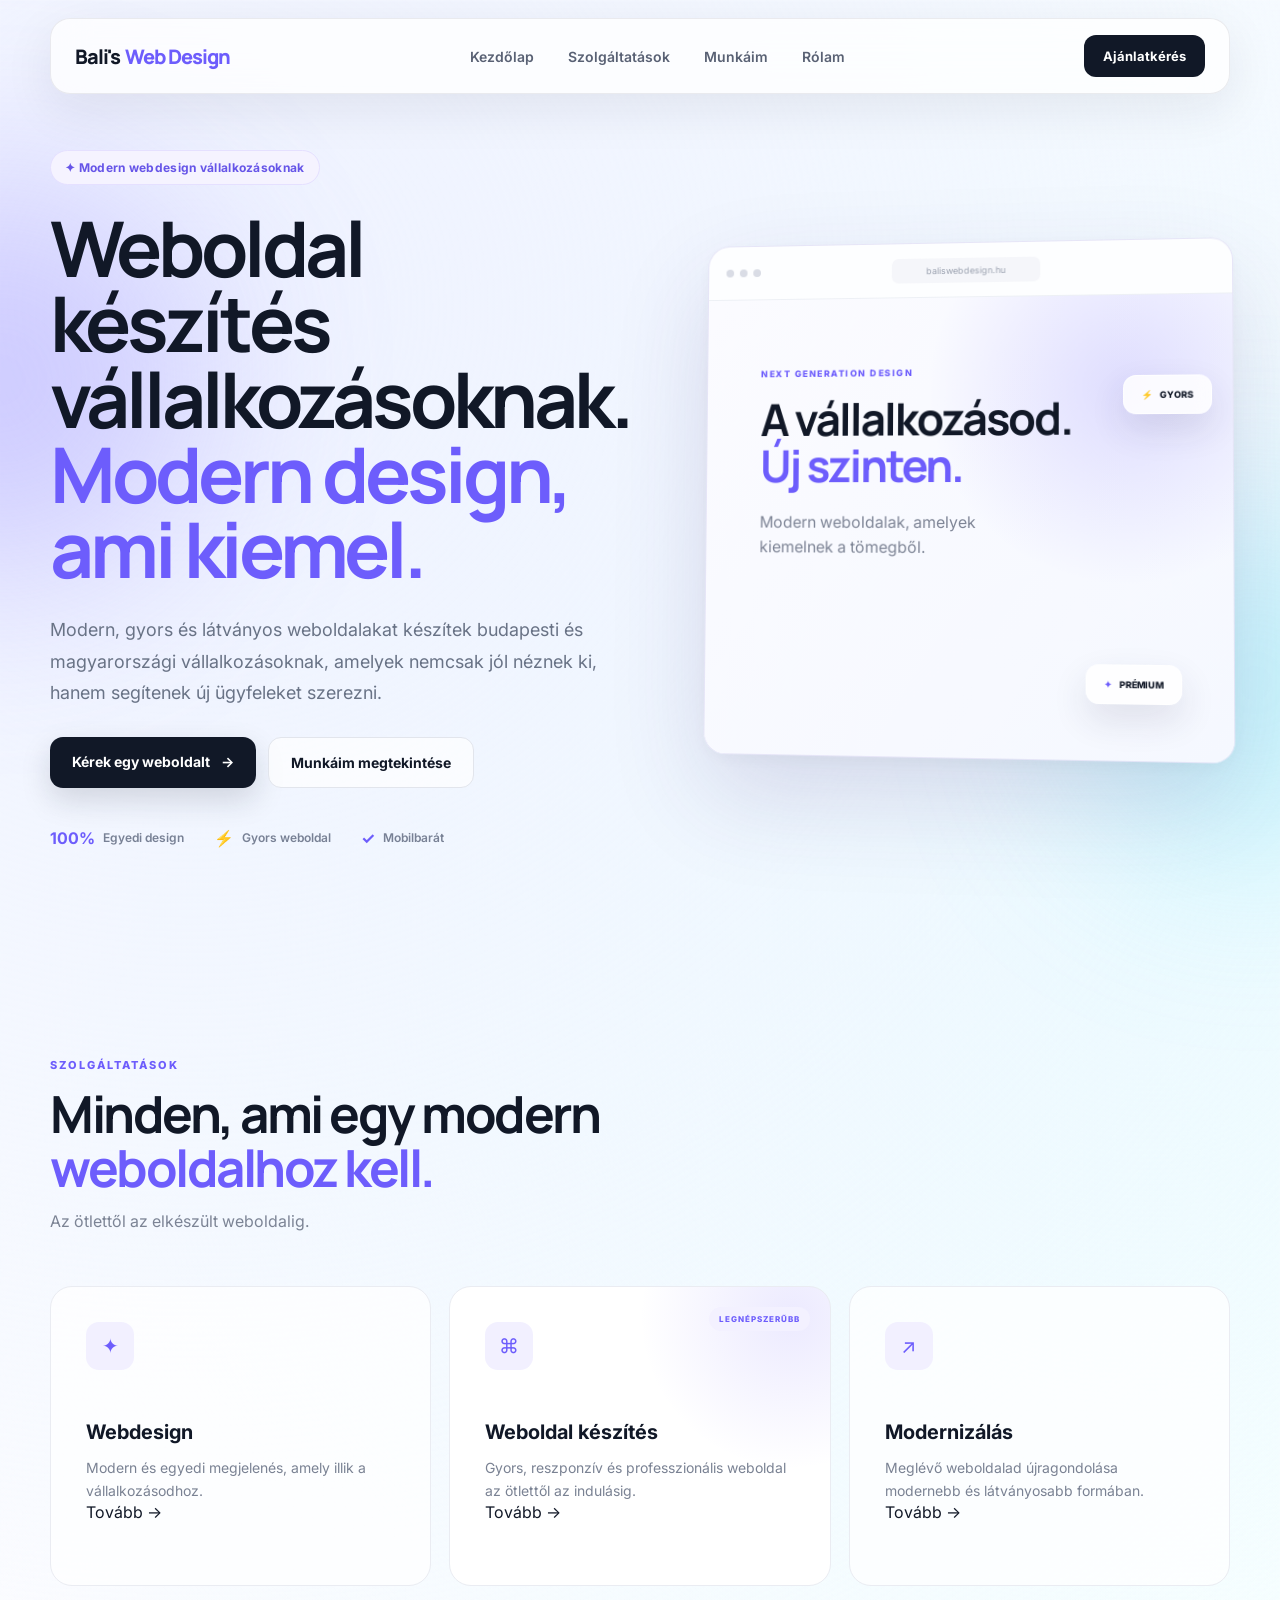
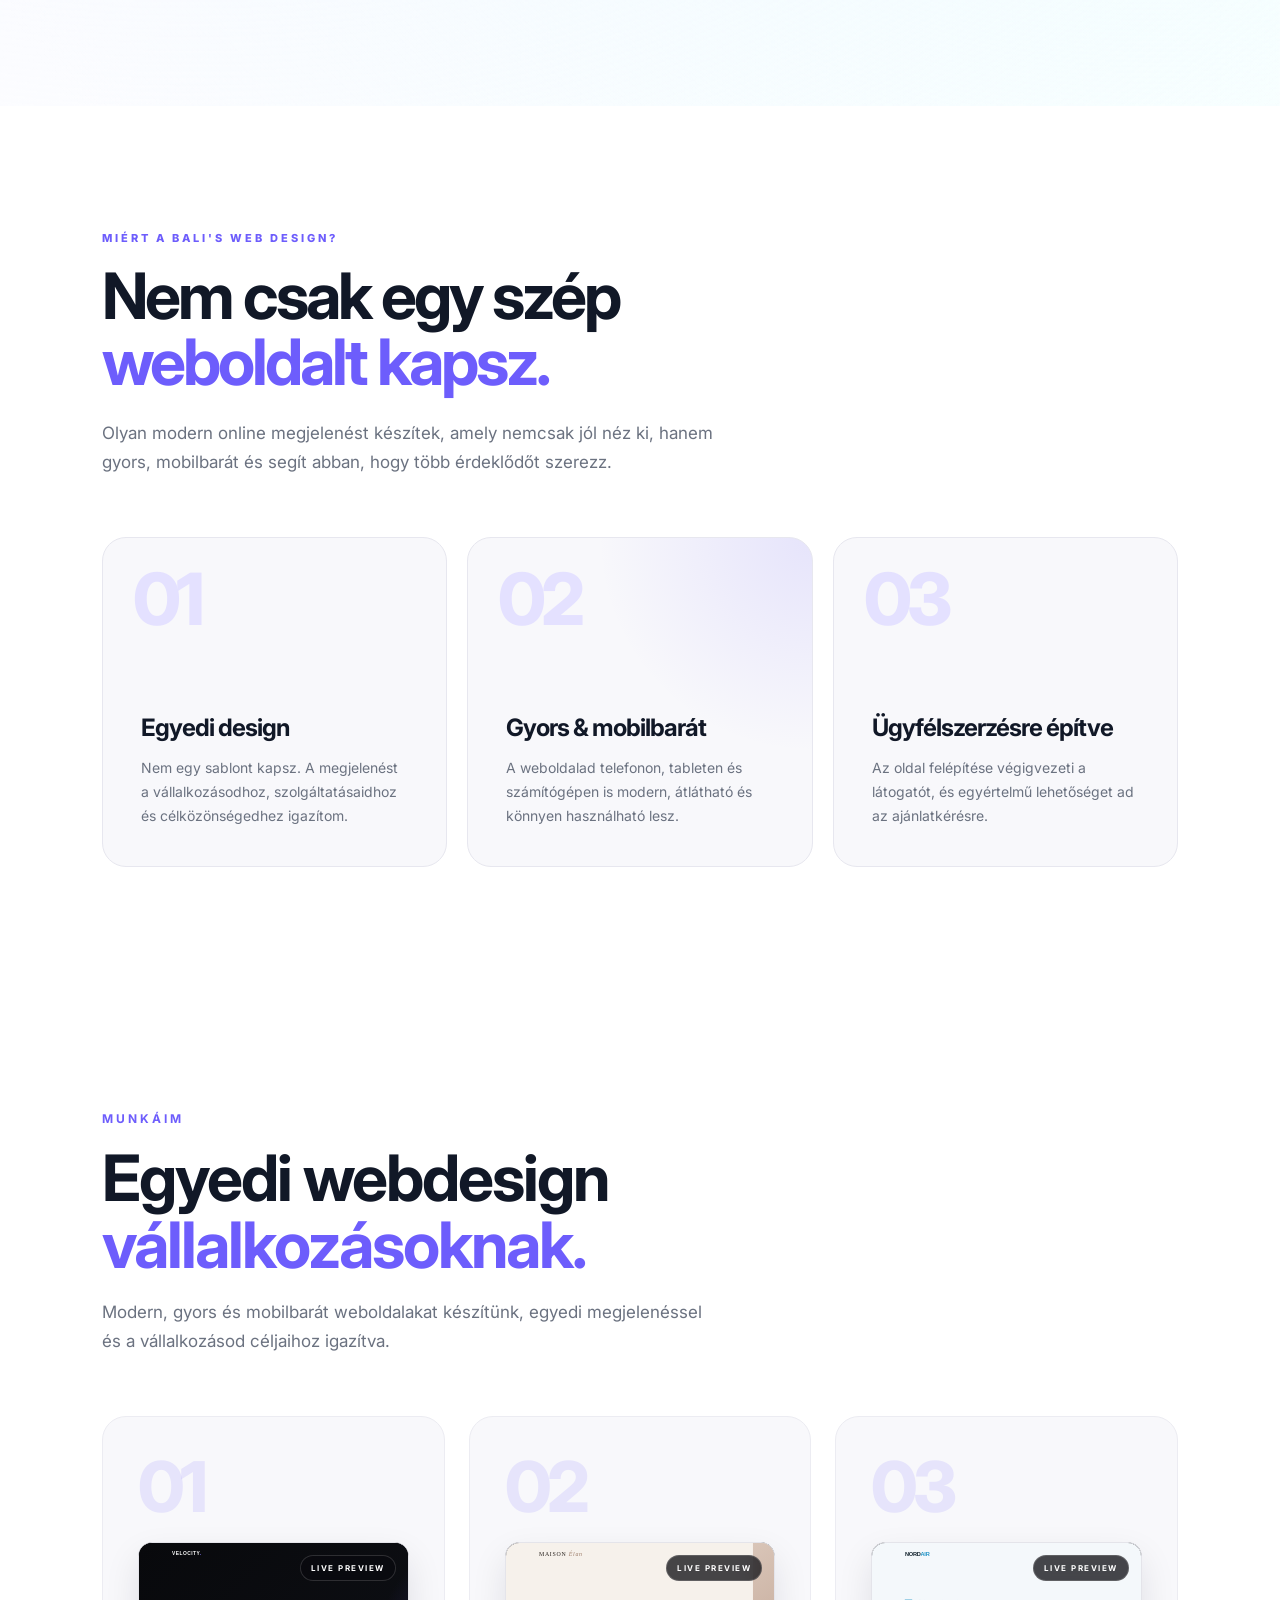
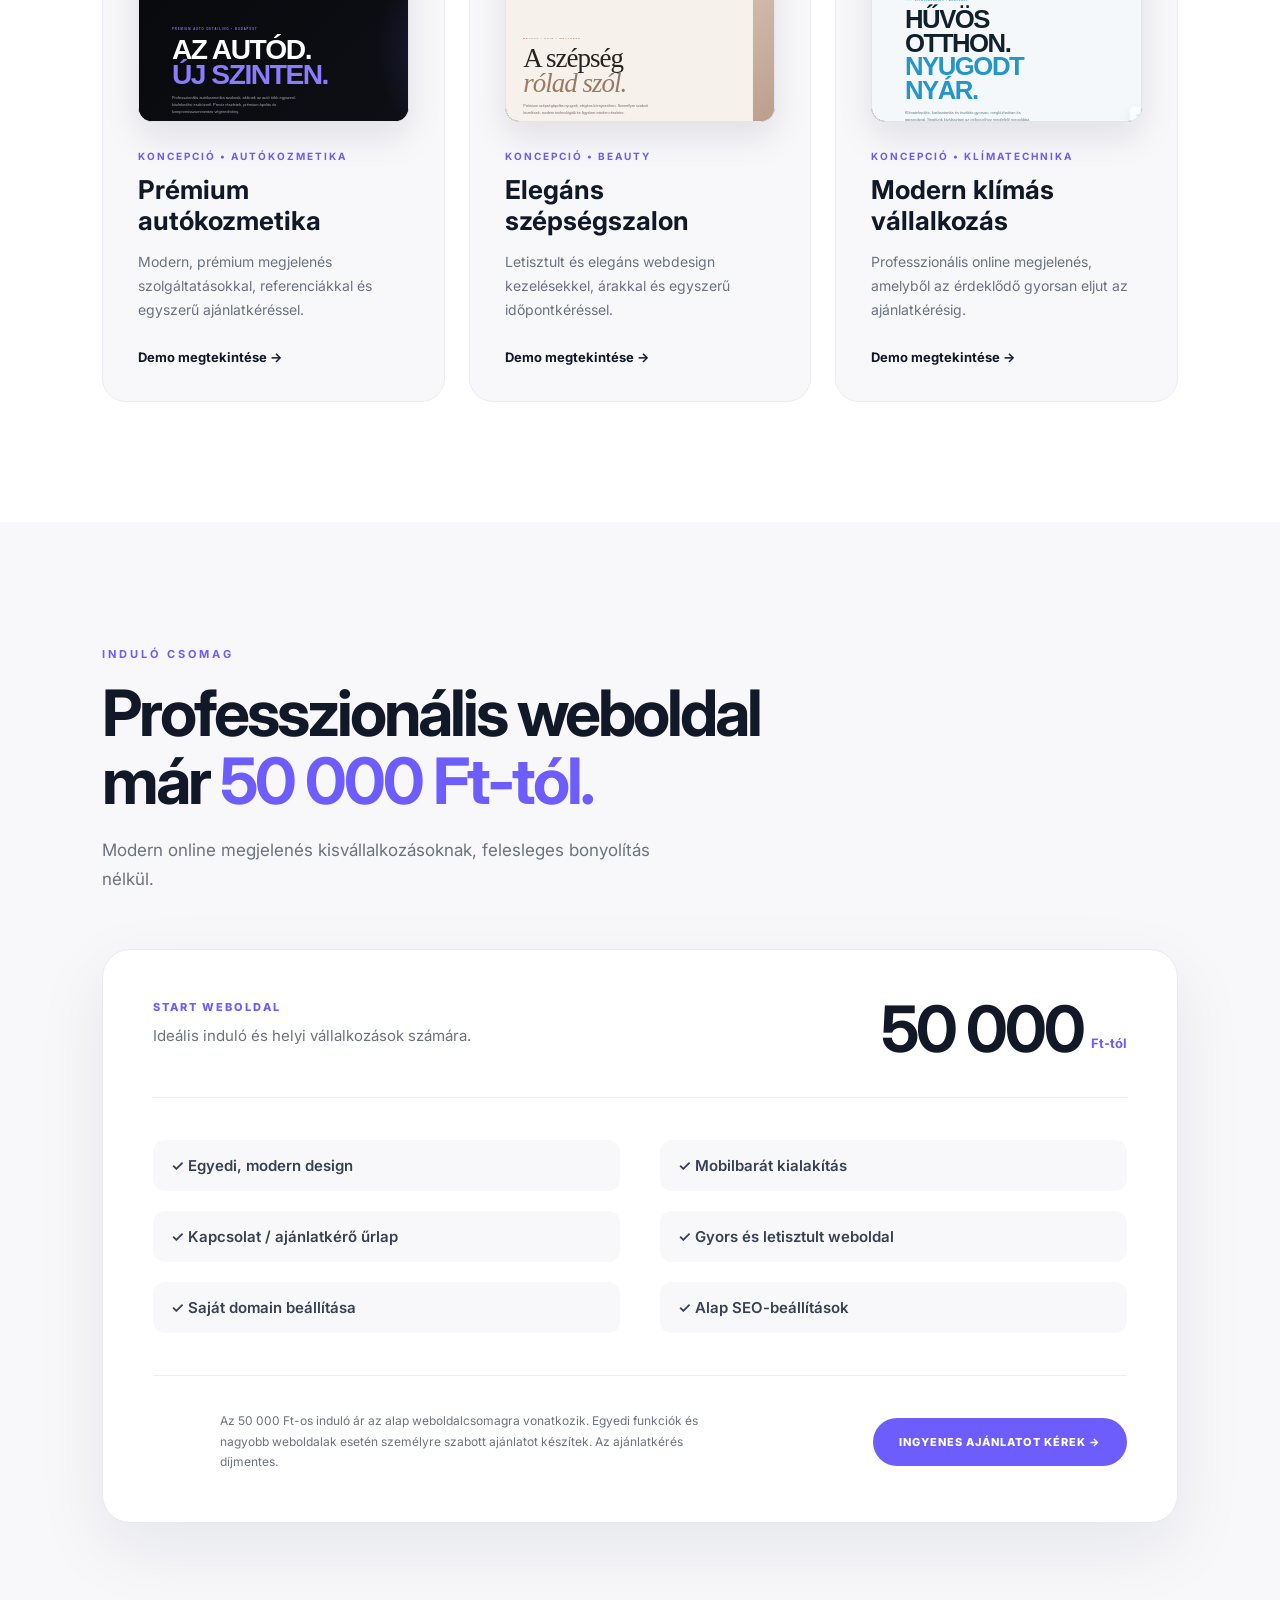
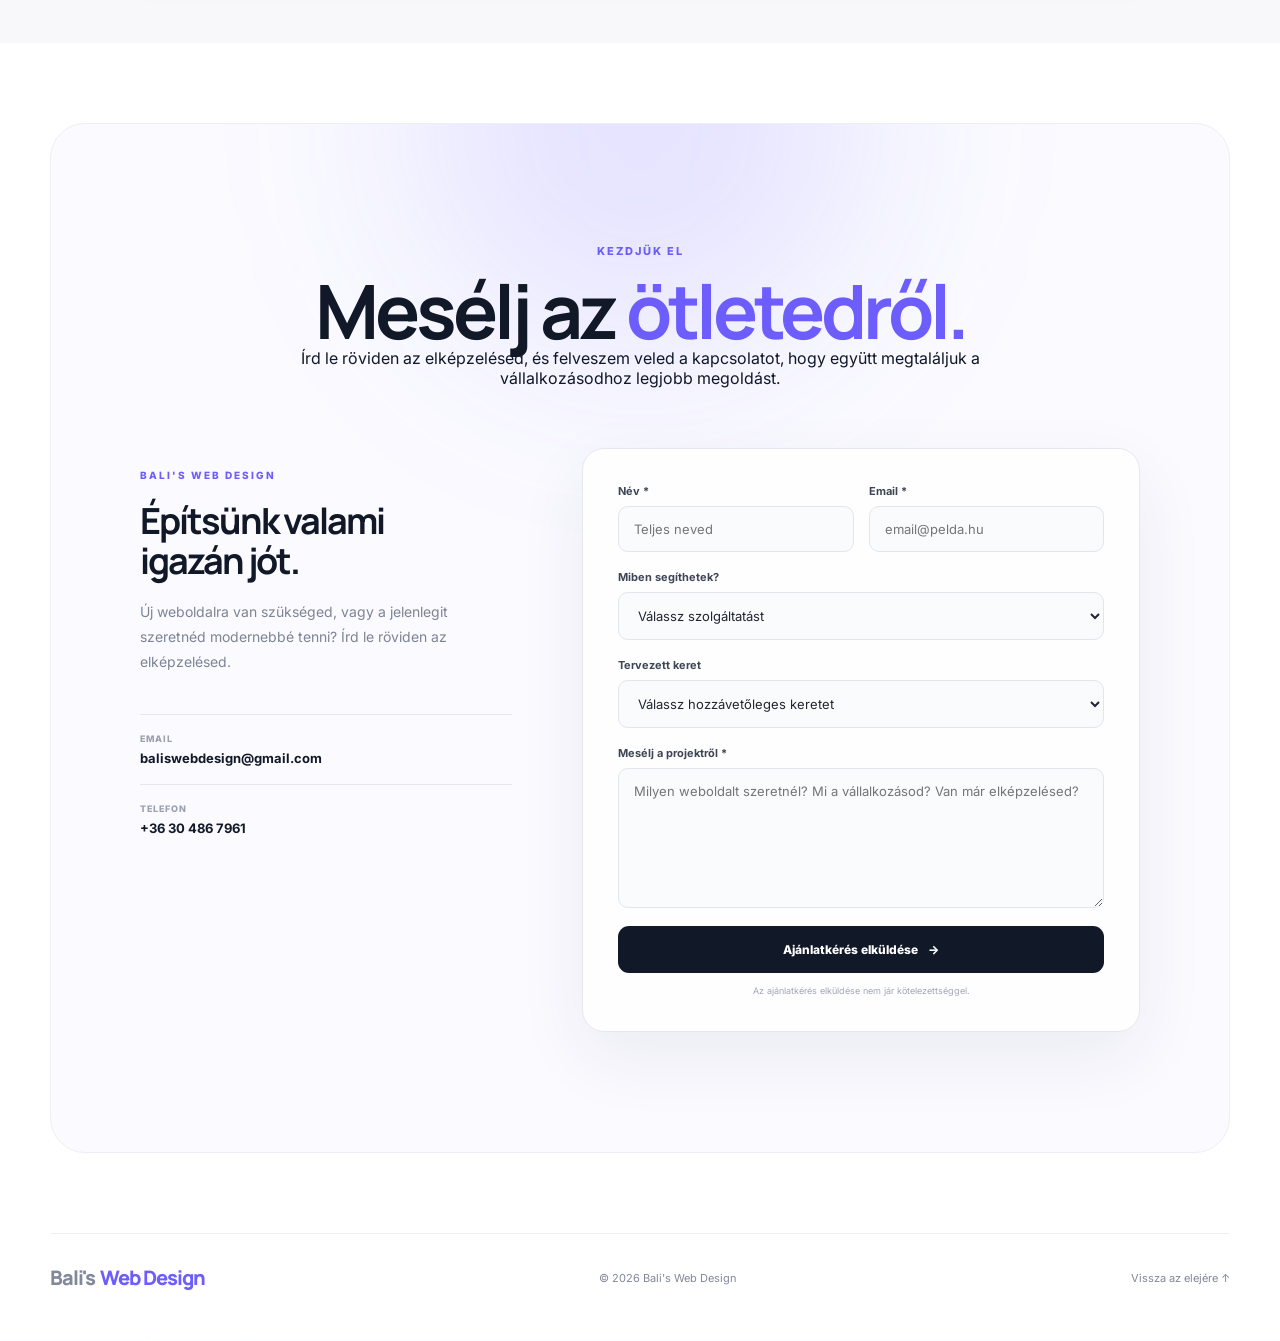
<file: index.html>
<!DOCTYPE html>
<html lang="hu">
<head>
    <head>
    <meta charset="UTF-8">

    <meta name="viewport" content="width=device-width, initial-scale=1.0">

    <!-- SEO -->
    <title>Weboldal készítés Budapest | Bali's Web Design</title>

<meta name="description"
content="Modern, gyors és mobilbarát weboldal készítés Budapesten vállalkozásoknak. Egyedi webdesign, professzionális megjelenés és ügyfélszerzésre optimalizált weboldalak.">

  <link rel="canonical" href="https://baliswebdesign.hu/">

<meta name="robots" content="index, follow">

<meta property="og:title" content="Weboldal készítés Budapest | Bali's Web Design">
<meta property="og:description" content="Modern, gyors és prémium weboldalak vállalkozásoknak.">
<meta property="og:url" content="https://baliswebdesign.hu/">
<meta property="og:type" content="website">
<meta property="og:locale" content="hu_HU"> 
<meta name="robots" content="index, follow">

    <meta name="author" content="Bali's Web Design">

    <!-- Canonical -->
    <link rel="canonical" href="https://baliswebdesign.hu/">

    <!-- Social / Open Graph -->
    <meta property="og:type" content="website">
    <meta property="og:locale" content="hu_HU">
    <meta property="og:title" content="Weboldal készítés Budapest | Bali's Web Design">
    <meta property="og:description"
          content="Modern, gyors és prémium weboldalak vállalkozásoknak. Egyedi megjelenés, mobilbarát kialakítás és modern webdesign.">
    <meta property="og:url" content="https://baliswebdesign.hu/">
    <meta property="og:site_name" content="Bali's Web Design">

    <!-- CSS -->
    <link rel="stylesheet" href="style.css">
</head>
</head>

<body>

<header class="navbar">
    <a href="#home" class="logo">
        Bali's<span>Web Design</span>
    </a>

    <nav>
        <a href="#home">Kezdőlap</a>
        <a href="#services">Szolgáltatások</a>
        <a href="#portfolio">Munkáim</a>
        <a href="#about">Rólam</a>
    </nav>

    <a href="#contact" class="nav-button">
        Ajánlatkérés
    </a>
</header>


<main>

    <!-- HERO -->
    <section class="hero" id="home">

        <div class="glow glow-one"></div>
        <div class="glow glow-two"></div>

        <div class="hero-content">

            <div class="badge">
                ✦ Modern webdesign vállalkozásoknak
            </div>

            <h1>
    Weboldal készítés vállalkozásoknak.
    <span>Modern design, ami kiemel.</span>
</h1>
            <p>
    Modern, gyors és látványos weboldalakat készítek budapesti és magyarországi
    vállalkozásoknak, amelyek nemcsak jól néznek ki, hanem segítenek új ügyfeleket szerezni.
</p>

            <div class="hero-buttons">

                <a href="#contact" class="primary-button">
                    Kérek egy weboldalt
                    <span>→</span>
                </a>

                <a href="#portfolio" class="secondary-button">
                    Munkáim megtekintése
                </a>

            </div>

            <div class="hero-features">

                <div>
                    <strong>100%</strong>
                    <span>Egyedi design</span>
                </div>

                <div>
                    <strong>⚡</strong>
                    <span>Gyors weboldal</span>
                </div>

                <div>
                    <strong>✓</strong>
                    <span>Mobilbarát</span>
                </div>

            </div>

        </div>


        <div class="hero-visual">

            <div class="browser-card">

                <div class="browser-top">
                    <div class="browser-dots">
                        <span></span>
                        <span></span>
                        <span></span>
                    </div>

                    <div class="browser-url">
                        baliswebdesign.hu
                    
                    </div>
                </div>

                <div class="browser-content">

                    <div class="mini-badge">
                        NEXT GENERATION DESIGN
                    </div>

                    <h2>
    A vállalkozásod.<br>
    <span>Új szinten.</span>
</h2>

                   <p>
    Modern weboldalak, amelyek
    kiemelnek a tömegből.
</p>

                    

                    <div class="floating-card card-one">
                        <span>⚡</span>
                        GYORS
                    </div>

                    <div class="floating-card card-two">
                        <span>✦</span>
                        PRÉMIUM
                    </div>

                </div>

            </div>

        </div>

    </section>


    <!-- SERVICES -->
    <section class="section" id="services">

        <div class="section-heading">
            <span class="eyebrow">SZOLGÁLTATÁSOK</span>

            <h2>
                Minden, ami egy modern
                <span>weboldalhoz kell.</span>
            </h2>

            <p>
                Az ötlettől az elkészült weboldalig.
            </p>
        </div>


        <div class="service-grid">

            <article class="service-card">
                <div class="service-icon">✦</div>

                <h3>Webdesign</h3>

                <p>
                    Modern és egyedi megjelenés,
                    amely illik a vállalkozásodhoz.
                </p>

                <a href="#contact">Tovább →</a>
            </article>


            <article class="service-card featured">
                <div class="popular">LEGNÉPSZERŰBB</div>

                <div class="service-icon">⌘</div>

                <h3>Weboldal készítés</h3>

                <p>
                    Gyors, reszponzív és professzionális
                    weboldal az ötlettől az indulásig.
                </p>

                <a href="#contact">Tovább →</a>
            </article>


            <article class="service-card">
                <div class="service-icon">↗</div>

                <h3>Modernizálás</h3>

                <p>
                    Meglévő weboldalad újragondolása
                    modernebb és látványosabb formában.
                </p>

                <a href="#contact">Tovább →</a>
            </article>

        </div>

    </section>


    <!-- WORK -->
    <!-- MIÉRT BALI'S WEB DESIGN -->
<section class="why-section" id="why">

    <div class="why-header">
        <span class="section-label">MIÉRT A BALI'S WEB DESIGN?</span>

        <h2>
            Nem csak egy szép<br>
            <span>weboldalt kapsz.</span>
        </h2>

        <p>
            Olyan modern online megjelenést készítek, amely nemcsak
            jól néz ki, hanem gyors, mobilbarát és segít abban,
            hogy több érdeklődőt szerezz.
        </p>
    </div>

    <div class="why-grid">

        <article class="why-card">
            <span class="why-number">01</span>

            <h3>Egyedi design</h3>

            <p>
                Nem egy sablont kapsz. A megjelenést a vállalkozásodhoz,
                szolgáltatásaidhoz és célközönségedhez igazítom.
            </p>
        </article>

        <article class="why-card">
            <span class="why-number">02</span>

            <h3>Gyors & mobilbarát</h3>

            <p>
                A weboldalad telefonon, tableten és számítógépen is
                modern, átlátható és könnyen használható lesz.
            </p>
        </article>

        <article class="why-card">
            <span class="why-number">03</span>

            <h3>Ügyfélszerzésre építve</h3>

            <p>
                Az oldal felépítése végigvezeti a látogatót, és
                egyértelmű lehetőséget ad az ajánlatkérésre.
            </p>
        </article>

    </div>

</section>


    <!-- CONTACT -->
    <!-- CONTACT -->

<!-- PORTFOLIO -->
<section class="portfolio-section" id="portfolio">
    <div class="portfolio-header">
        <span class="section-label">MUNKÁIM</span>
        <h2>
    Egyedi webdesign
    <span>vállalkozásoknak.</span>
</h2>
        <p>
    Modern, gyors és mobilbarát weboldalakat készítünk,
    egyedi megjelenéssel és a vállalkozásod céljaihoz igazítva.
</p>
    </div>

    <div class="portfolio-grid">

        <div class="portfolio-card">
            <div class="portfolio-number">01</div>
            
            <div class="portfolio-preview">
    <iframe
        src="autokozmetika-demo.html"
        title="Prémium autókozmetika weboldal koncepció"
        loading="lazy">
    </iframe>
</div>
            <div class="portfolio-content">
                <span>KONCEPCIÓ • AUTÓKOZMETIKA</span>
                <h3>Prémium autókozmetika</h3>
                <p>
                    Modern, prémium megjelenés szolgáltatásokkal,
                    referenciákkal és egyszerű ajánlatkéréssel.
                </p>

                <a href="autokozmetika-demo.html" target="_blank">
    Demo megtekintése →
</a>
            </div>
        </div>

        <div class="portfolio-card">
            <div class="portfolio-number">02</div>
            <div class="portfolio-content">
                <div class="portfolio-preview">
    <iframe
        src="beauty-demo.html"
        title="Elegáns szépségszalon weboldal koncepció"
        loading="lazy">
    </iframe>
</div>
                <span>KONCEPCIÓ • BEAUTY</span>
                <h3>Elegáns szépségszalon</h3>
                <p>
                    Letisztult és elegáns webdesign kezelésekkel,
                    árakkal és egyszerű időpontkéréssel.
                </p>
                <a href="beauty-demo.html" target="_blank">
    Demo megtekintése →
</a>
            </div>
        </div>

        <div class="portfolio-card">
            <div class="portfolio-number">03</div>
            <div class="portfolio-preview">
    <iframe
        src="klima-demo.html"
        title="Klímaszerelő weboldal koncepció"
        loading="lazy">
    </iframe>
</div>
            <div class="portfolio-content">
                <span>KONCEPCIÓ • KLÍMATECHNIKA</span>
                <h3>Modern klímás vállalkozás</h3>
                <p>
                    Professzionális online megjelenés, amelyből az érdeklődő
                    gyorsan eljut az ajánlatkérésig.
                </p>
                <a href="klima-demo.html" target="_blank">
    Demo megtekintése →
</a>
            </div>
        </div>

    </div>
</section>

<!-- KAPCSOLAT -->
    
<!-- INDULÓ CSOMAG -->
<section class="pricing-section" id="pricing">

    <div class="pricing-header">
        <span class="section-label">INDULÓ CSOMAG</span>

        <h2>
            Professzionális weboldal<br>
            már <span>50 000 Ft-tól.</span>
        </h2>

        <p>
            Modern online megjelenés kisvállalkozásoknak,
            felesleges bonyolítás nélkül.
        </p>
    </div>

    <div class="pricing-card">

        <div class="pricing-card-top">

            <div>
                <span class="pricing-name">START WEBOLDAL</span>
                <p>Ideális induló és helyi vállalkozások számára.</p>
            </div>

            <div class="price">
                <strong>50 000</strong>
                <span>Ft-tól</span>
            </div>

        </div>

        <div class="pricing-features">

            <div>✓ Egyedi, modern design</div>
            <div>✓ Mobilbarát kialakítás</div>
            <div>✓ Kapcsolat / ajánlatkérő űrlap</div>
            <div>✓ Gyors és letisztult weboldal</div>
            <div>✓ Saját domain beállítása</div>
            <div>✓ Alap SEO-beállítások</div>

        </div>

        <div class="pricing-bottom">

            <p>
                <p>
    Az 50 000 Ft-os induló ár az alap weboldalcsomagra vonatkozik.
    Egyedi funkciók és nagyobb weboldalak esetén személyre szabott
    ajánlatot készítek. Az ajánlatkérés díjmentes.
</p>
            </p>

            <a href="#contact" class="pricing-button">
                INGYENES AJÁNLATOT KÉREK →
            </a>

        </div>

    </div>

</section>

<!-- KAPCSOLAT -->
<section class="contact-section" id="contact">

    <div class="contact-glow"></div>

    <div class="contact-header">
        <span class="eyebrow">KEZDJÜK EL</span>

        <h2>
            Mesélj az <span>ötletedről.</span>
        </h2>

        <p>
    Írd le röviden az elképzelésed, és felveszem veled a kapcsolatot,
    hogy együtt megtaláljuk a vállalkozásodhoz legjobb megoldást.
</p>
        </p>
    </div>


    <div class="contact-wrapper">

        <div class="contact-info">

            <span class="contact-small">BALI'S WEB DESIGN</span>

            <h3>
                Építsünk valami<br>
                igazán jót.
            </h3>

            <p>
                Új weboldalra van szükséged, vagy a jelenlegit
                szeretnéd modernebbé tenni? Írd le röviden az
                elképzelésed.
            </p>


            <div class="contact-item">
                <span>Email</span>

                <a href="mailto:baliswebdesign@gmail.com">
                    baliswebdesign@gmail.com
                </a>
            </div>


            <div class="contact-item">
                <span>Telefon</span>

                <a href="tel:+36304867961">
                    +36 30 486 7961
                </a>
            </div>

        </div>


        <form
    class="contact-form"
    id="quoteForm"
    action="https://formspree.io/f/xgavnrgp"
    method="POST"
>

            <div class="form-row">

                <div class="form-group">
                    <label for="name">Név *</label>

                    <input
                        type="text"
                        id="name"
                        name="name"
                        placeholder="Teljes neved"
                        required
                    >
                </div>


                <div class="form-group">
                    <label for="email">Email *</label>

                    <input
                        type="email"
                        id="email"
                        name="email"
                        placeholder="email@pelda.hu"
                        required
                    >
                </div>

            </div>


            <div class="form-group">

                <label for="service">
                    Miben segíthetek?
                </label>

                <select id="service" name="service">

                    <option value="">
                        Válassz szolgáltatást
                    </option>

                    <option value="Új weboldal">
                        Új weboldalt szeretnék
                    </option>

                    <option value="Weboldal modernizálás">
                        Meglévő weboldal modernizálása
                    </option>

                    <option value="Webdesign">
                        Webdesign
                    </option>

                    <option value="Egyéb">
                        Egyéb
                    </option>

                </select>

            </div>


            <div class="form-group">

                <label for="budget">
                    Tervezett keret
                </label>

                <select id="budget" name="budget">

                    <option value="">
                        Válassz hozzávetőleges keretet
                    </option>

                    <option value="50000-100000">
                        50 000 – 100 000 Ft
                    </option>

                    <option value="100000-200000">
                        100 000 – 200 000 Ft
                    </option>

                    <option value="200000+">
                        200 000 Ft felett
                    </option>

                    <option value="Nem tudom">
                        Még nem tudom
                    </option>

                </select>

            </div>


            <div class="form-group">

                <label for="message">
                    Mesélj a projektről *
                </label>

                <textarea
                    id="message"
                    name="message"
                    rows="6"
                    placeholder="Milyen weboldalt szeretnél? Mi a vállalkozásod? Van már elképzelésed?"
                    required
                ></textarea>

            </div>


            <button type="submit" class="submit-button">
                Ajánlatkérés elküldése
                <span>→</span>
            </button>

            <p class="form-note">
                Az ajánlatkérés elküldése nem jár kötelezettséggel.
            </p>

        </form>

    </div>

</section>

</main>


<footer>

    <a href="#home" class="footer-logo">
        Bali's<span>Web Design</span>
    </a>

    <p>
        © <span id="year"></span> Bali's Web Design
    </p>

    <a href="#home">
        Vissza az elejére ↑
    </a>

</footer>


<script src="script.js"></script>

<!-- Strukturált adatok a Google számára -->
<script type="application/ld+json">
{
  "@context": "https://schema.org",
  "@type": "ProfessionalService",
  "name": "Bali's Web Design",
  "url": "https://baliswebdesign.hu/",
  "description": "Modern, gyors és mobilbarát weboldal készítés vállalkozásoknak Budapesten és Magyarországon.",
  "areaServed": [
    {
      "@type": "City",
      "name": "Budapest"
    },
    {
      "@type": "Country",
      "name": "Hungary"
    }
  ],
  "serviceType": [
    "Weboldal készítés",
    "Webdesign",
    "Céges weboldal készítés",
    "Mobilbarát weboldal készítés"
  ]
}
</script>

</body>
</html>
</file>
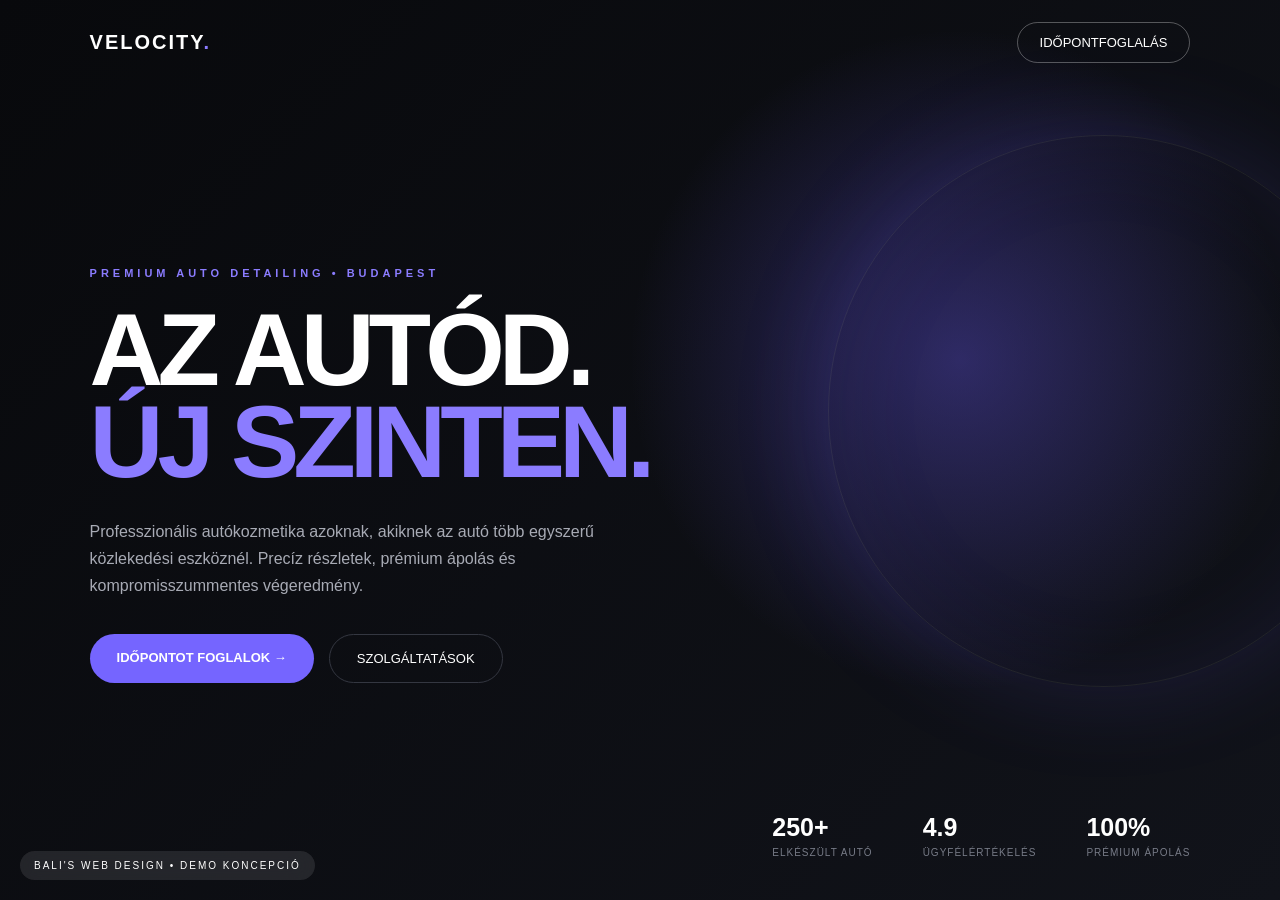
<file: autokozmetika-demo.html>
<!DOCTYPE html>
<html lang="hu">
<head>
    <meta charset="UTF-8">
    <meta name="viewport" content="width=device-width, initial-scale=1.0">
    <title>Velocity Detailing | Koncepció</title>

    <style>
        * {
            margin: 0;
            padding: 0;
            box-sizing: border-box;
        }

        body {
            font-family: Arial, sans-serif;
            background: #090a0d;
            color: white;
        }

        .demo-nav {
            height: 85px;
            padding: 0 7%;
            display: flex;
            align-items: center;
            justify-content: space-between;
            position: absolute;
            width: 100%;
            z-index: 10;
        }

        .logo {
            font-size: 20px;
            font-weight: 800;
            letter-spacing: 2px;
        }

        .logo span {
            color: #8b7cff;
        }

        .demo-nav a {
            color: white;
            text-decoration: none;
            font-size: 13px;
        }

        .nav-button {
            padding: 12px 22px;
            border: 1px solid rgba(255,255,255,.3);
            border-radius: 30px;
        }

        .demo-hero {
            min-height: 100vh;
            display: flex;
            align-items: center;
            padding: 120px 7% 70px;
            position: relative;
            overflow: hidden;

            background:
                radial-gradient(circle at 75% 40%, rgba(109,93,252,.35), transparent 30%),
                linear-gradient(135deg, #08090c 0%, #11131a 100%);
        }

        .demo-hero::after {
            content: "";
            position: absolute;
            width: 550px;
            height: 550px;
            right: -100px;
            top: 15%;
            border-radius: 50%;
            border: 1px solid rgba(255,255,255,.08);
            box-shadow:
                0 0 100px rgba(109,93,252,.15),
                inset 0 0 100px rgba(109,93,252,.08);
        }

        .hero-content {
            max-width: 850px;
            position: relative;
            z-index: 2;
        }

        .eyebrow {
            color: #8b7cff;
            font-size: 11px;
            font-weight: 700;
            letter-spacing: 4px;
            margin-bottom: 25px;
        }

        h1 {
            font-size: clamp(55px, 8vw, 115px);
            line-height: .9;
            letter-spacing: -6px;
            max-width: 1000px;
        }

        h1 span {
            color: #8b7cff;
        }

        .hero-text {
            max-width: 550px;
            color: #a8abb5;
            line-height: 1.7;
            margin-top: 30px;
            font-size: 16px;
        }

        .buttons {
            display: flex;
            gap: 15px;
            margin-top: 35px;
        }

        .primary {
            padding: 16px 27px;
            background: #7565ff;
            border-radius: 50px;
            color: white;
            text-decoration: none;
            font-weight: 700;
            font-size: 13px;
        }

        .secondary {
            padding: 16px 27px;
            border: 1px solid #343741;
            border-radius: 50px;
            color: white;
            text-decoration: none;
            font-size: 13px;
        }

        .stats {
            position: absolute;
            bottom: 40px;
            right: 7%;
            display: flex;
            gap: 50px;
            z-index: 2;
        }

        .stat strong {
            display: block;
            font-size: 25px;
        }

        .stat span {
            color: #777b87;
            font-size: 10px;
            letter-spacing: 1px;
        }

        .concept {
            position: fixed;
            bottom: 20px;
            left: 20px;
            padding: 9px 14px;
            border-radius: 20px;
            background: rgba(255,255,255,.1);
            backdrop-filter: blur(10px);
            font-size: 10px;
            letter-spacing: 2px;
            z-index: 20;
        }

        @media(max-width: 700px) {
            h1 {
                letter-spacing: -3px;
            }

            .stats {
                display: none;
            }

            .demo-nav .nav-button {
                display: none;
            }
        }
    </style>
</head>

<body>

<nav class="demo-nav">
    <div class="logo">VELOCITY<span>.</span></div>

    <a href="#" class="nav-button">IDŐPONTFOGLALÁS</a>
</nav>

<section class="demo-hero">

    <div class="hero-content">

        <div class="eyebrow">PREMIUM AUTO DETAILING • BUDAPEST</div>

        <h1>
            AZ AUTÓD.<br>
            <span>ÚJ SZINTEN.</span>
        </h1>

        <p class="hero-text">
            Professzionális autókozmetika azoknak, akiknek az autó
            több egyszerű közlekedési eszköznél. Precíz részletek,
            prémium ápolás és kompromisszummentes végeredmény.
        </p>

        <div class="buttons">
            <a href="#" class="primary">IDŐPONTOT FOGLALOK →</a>
            <a href="#" class="secondary">SZOLGÁLTATÁSOK</a>
        </div>

    </div>

    <div class="stats">
        <div class="stat">
            <strong>250+</strong>
            <span>ELKÉSZÜLT AUTÓ</span>
        </div>

        <div class="stat">
            <strong>4.9</strong>
            <span>ÜGYFÉLÉRTÉKELÉS</span>
        </div>

        <div class="stat">
            <strong>100%</strong>
            <span>PRÉMIUM ÁPOLÁS</span>
        </div>
    </div>

</section>

<div class="concept">
    BALI'S WEB DESIGN • DEMO KONCEPCIÓ
</div>

</body>
</html>
</file>
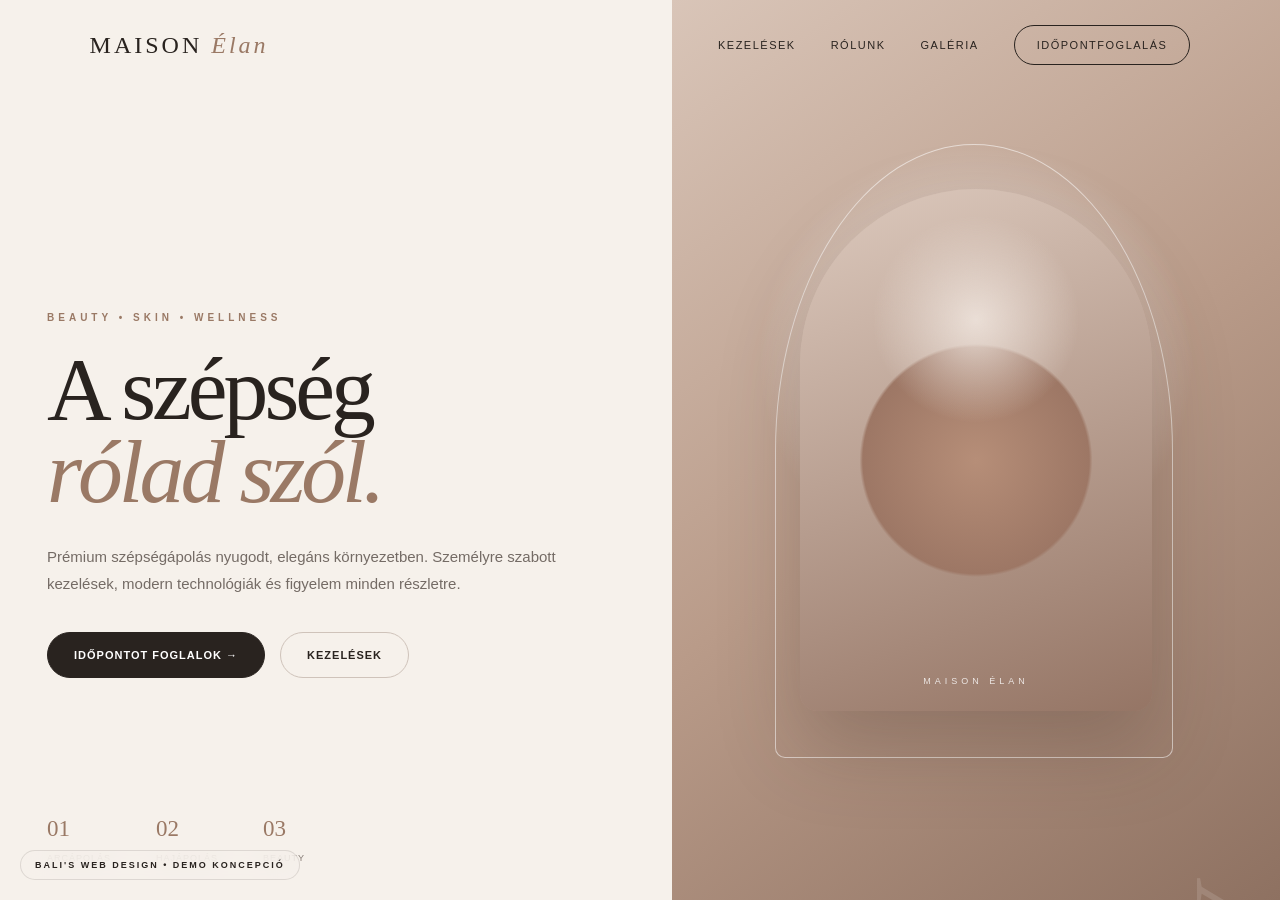
<file: beauty-demo.html>
<!DOCTYPE html>
<html lang="hu">
<head>
    <meta charset="UTF-8">
    <meta name="viewport" content="width=device-width, initial-scale=1.0">
    <title>Maison Élan Beauty | Demo koncepció</title>

    <style>
        * {
            margin: 0;
            padding: 0;
            box-sizing: border-box;
        }

        html {
            scroll-behavior: smooth;
        }

        body {
            font-family: Arial, sans-serif;
            background: #f6f1eb;
            color: #29231f;
        }

        .beauty-nav {
            height: 90px;
            padding: 0 7%;
            display: flex;
            align-items: center;
            justify-content: space-between;
            position: absolute;
            width: 100%;
            z-index: 10;
        }

        .beauty-logo {
            font-family: Georgia, serif;
            font-size: 24px;
            letter-spacing: 3px;
        }

        .beauty-logo span {
            font-style: italic;
            color: #9a7965;
        }

        .nav-links {
            display: flex;
            align-items: center;
            gap: 35px;
        }

        .nav-links a {
            color: #29231f;
            text-decoration: none;
            font-size: 11px;
            letter-spacing: 1.5px;
        }

        .booking {
            padding: 13px 22px;
            border: 1px solid #29231f;
            border-radius: 50px;
        }

        .beauty-hero {
            min-height: 100vh;
            display: grid;
            grid-template-columns: 1.05fr .95fr;
            overflow: hidden;
        }

        .hero-left {
            padding: 170px 7% 80px;
            display: flex;
            flex-direction: column;
            justify-content: center;
            position: relative;
        }

        .small-title {
            margin-bottom: 25px;
            color: #9a7965;
            font-size: 10px;
            font-weight: 700;
            letter-spacing: 4px;
        }

        h1 {
            max-width: 720px;
            font-family: Georgia, serif;
            font-weight: 400;
            font-size: clamp(60px, 7vw, 110px);
            line-height: .92;
            letter-spacing: -4px;
        }

        h1 em {
            color: #9a7965;
            font-weight: 400;
        }

        .description {
            max-width: 520px;
            margin-top: 30px;
            color: #746b65;
            font-size: 15px;
            line-height: 1.8;
        }

        .hero-buttons {
            display: flex;
            gap: 15px;
            margin-top: 35px;
        }

        .primary {
            padding: 16px 26px;
            background: #29231f;
            border: 1px solid #29231f;
            border-radius: 50px;
            color: #fff;
            text-decoration: none;
            font-size: 11px;
            font-weight: 700;
            letter-spacing: 1px;
        }

        .secondary {
            padding: 16px 26px;
            border: 1px solid #cfc3ba;
            border-radius: 50px;
            color: #29231f;
            text-decoration: none;
            font-size: 11px;
            font-weight: 700;
            letter-spacing: 1px;
        }

        .hero-right {
            position: relative;
            min-height: 100vh;
            background:
                radial-gradient(
                    circle at 50% 40%,
                    rgba(255,255,255,.9),
                    transparent 35%
                ),
                linear-gradient(
                    145deg,
                    #d9c5b8 0%,
                    #b99b89 50%,
                    #8e7161 100%
                );
        }

        .hero-right::before {
            content: "";
            position: absolute;
            width: 65%;
            height: 68%;
            left: 17%;
            top: 16%;
            border-radius: 50% 50% 10px 10px;
            border: 1px solid rgba(255,255,255,.55);
        }

        .hero-right::after {
            content: "BEAUTY";
            position: absolute;
            right: -25px;
            bottom: 30px;
            color: rgba(255,255,255,.13);
            font-family: Georgia, serif;
            font-size: 120px;
            letter-spacing: 5px;
            transform: rotate(-90deg);
            transform-origin: bottom right;
        }

        .visual-card {
            position: absolute;
            width: 58%;
            height: 58%;
            left: 21%;
            top: 21%;
            overflow: hidden;
            border-radius: 200px 200px 20px 20px;

            background:
                radial-gradient(circle at 50% 25%, #eaded6 0%, transparent 24%),
                radial-gradient(circle at 50% 52%, #b68e78 0%, #9d7765 35%, transparent 36%),
                linear-gradient(160deg, #dcc9bd, #957565);

            box-shadow: 0 35px 80px rgba(65, 45, 35, .25);
        }

        .visual-card::before {
            content: "MAISON ÉLAN";
            position: absolute;
            bottom: 25px;
            left: 0;
            right: 0;
            text-align: center;
            color: rgba(255,255,255,.8);
            font-size: 9px;
            letter-spacing: 4px;
        }

        .services {
            position: absolute;
            bottom: 35px;
            left: 7%;
            display: flex;
            gap: 45px;
        }

        .service span {
            display: block;
            margin-bottom: 5px;
            color: #9a7965;
            font-family: Georgia, serif;
            font-size: 23px;
        }

        .service small {
            color: #847a74;
            font-size: 9px;
            letter-spacing: 1px;
        }

        .concept {
            position: fixed;
            left: 20px;
            bottom: 20px;
            z-index: 30;

            padding: 9px 14px;
            border: 1px solid rgba(41,35,31,.12);
            border-radius: 30px;

            background: rgba(246,241,235,.75);
            backdrop-filter: blur(12px);

            font-size: 9px;
            font-weight: 700;
            letter-spacing: 2px;
        }

        @media (max-width: 800px) {
            .beauty-hero {
                grid-template-columns: 1fr;
            }

            .hero-left {
                min-height: 100vh;
            }

            .hero-right {
                min-height: 700px;
            }

            .nav-links a:not(.booking) {
                display: none;
            }

            h1 {
                letter-spacing: -2px;
            }

            .services {
                position: static;
                margin-top: 55px;
                flex-wrap: wrap;
            }
        }
    </style>
</head>

<body>

    <nav class="beauty-nav">
        <div class="beauty-logo">
            MAISON <span>Élan</span>
        </div>

        <div class="nav-links">
            <a href="#">KEZELÉSEK</a>
            <a href="#">RÓLUNK</a>
            <a href="#">GALÉRIA</a>
            <a href="#" class="booking">IDŐPONTFOGLALÁS</a>
        </div>
    </nav>

    <main class="beauty-hero">

        <section class="hero-left">

            <div class="small-title">
                BEAUTY • SKIN • WELLNESS
            </div>

            <h1>
                A szépség<br>
                <em>rólad szól.</em>
            </h1>

            <p class="description">
                Prémium szépségápolás nyugodt, elegáns környezetben.
                Személyre szabott kezelések, modern technológiák és
                figyelem minden részletre.
            </p>

            <div class="hero-buttons">
                <a href="#" class="primary">
                    IDŐPONTOT FOGLALOK →
                </a>

                <a href="#" class="secondary">
                    KEZELÉSEK
                </a>
            </div>

            <div class="services">
                <div class="service">
                    <span>01</span>
                    <small>ARCÁPOLÁS</small>
                </div>

                <div class="service">
                    <span>02</span>
                    <small>HAJÁPOLÁS</small>
                </div>

                <div class="service">
                    <span>03</span>
                    <small>BEAUTY</small>
                </div>
            </div>

        </section>

        <section class="hero-right">
            <div class="visual-card"></div>
        </section>

    </main>

    <div class="concept">
        BALI'S WEB DESIGN • DEMO KONCEPCIÓ
    </div>

</body>
</html>
</file>
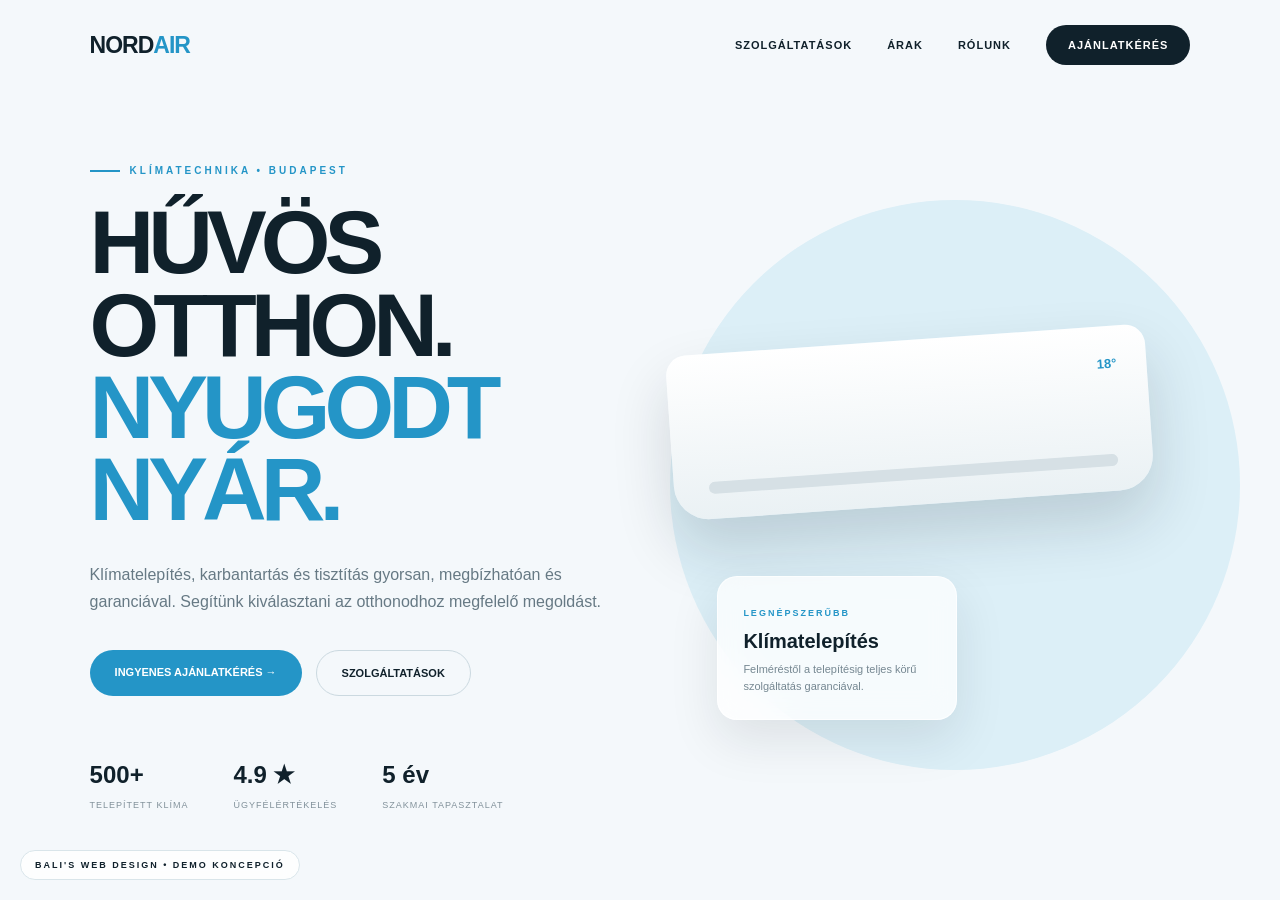
<file: klima-demo.html>
<!DOCTYPE html>
<html lang="hu">
<head>
    <meta charset="UTF-8">
    <meta name="viewport" content="width=device-width, initial-scale=1.0">
    <title>NordAir Klíma | Demo koncepció</title>

    <style>
        * {
            margin: 0;
            padding: 0;
            box-sizing: border-box;
        }

        body {
            font-family: Arial, sans-serif;
            background: #f4f8fb;
            color: #10212b;
        }

        nav {
            position: absolute;
            top: 0;
            left: 0;
            width: 100%;
            height: 90px;
            padding: 0 7%;
            display: flex;
            align-items: center;
            justify-content: space-between;
            z-index: 10;
        }

        .logo {
            font-size: 23px;
            font-weight: 900;
            letter-spacing: -1px;
        }

        .logo span {
            color: #2495c7;
        }

        .nav-links {
            display: flex;
            align-items: center;
            gap: 35px;
        }

        .nav-links a {
            text-decoration: none;
            color: #10212b;
            font-size: 11px;
            font-weight: 700;
            letter-spacing: 1px;
        }

        .nav-links .quote {
            background: #10212b;
            color: white;
            padding: 14px 22px;
            border-radius: 50px;
        }

        .hero {
            min-height: 100vh;
            padding: 130px 7% 60px;
            display: grid;
            grid-template-columns: 1fr .9fr;
            align-items: center;
            gap: 60px;
            overflow: hidden;
        }

        .eyebrow {
            display: inline-flex;
            align-items: center;
            gap: 10px;
            margin-bottom: 25px;
            color: #2495c7;
            font-size: 10px;
            font-weight: 800;
            letter-spacing: 3px;
        }

        .eyebrow::before {
            content: "";
            width: 30px;
            height: 2px;
            background: #2495c7;
        }

        h1 {
            max-width: 750px;
            font-size: clamp(55px, 7vw, 105px);
            line-height: .92;
            letter-spacing: -6px;
        }

        h1 span {
            color: #2495c7;
        }

        .description {
            max-width: 560px;
            margin-top: 30px;
            color: #667984;
            font-size: 16px;
            line-height: 1.7;
        }

        .buttons {
            display: flex;
            gap: 14px;
            margin-top: 35px;
        }

        .primary,
        .secondary {
            display: inline-block;
            padding: 16px 25px;
            border-radius: 50px;
            text-decoration: none;
            font-size: 11px;
            font-weight: 800;
        }

        .primary {
            background: #2495c7;
            color: white;
        }

        .secondary {
            border: 1px solid #cbd9e0;
            color: #10212b;
        }

        .trust {
            display: flex;
            gap: 45px;
            margin-top: 65px;
        }

        .trust strong {
            display: block;
            margin-bottom: 5px;
            font-size: 24px;
        }

        .trust span {
            color: #81919a;
            font-size: 9px;
            letter-spacing: 1px;
        }

        .visual {
            position: relative;
            height: 650px;
        }

        .visual-bg {
            position: absolute;
            width: 570px;
            height: 570px;
            top: 40px;
            right: -50px;
            border-radius: 50%;
            background: #dceff7;
        }

        .aircon {
            position: absolute;
            width: 480px;
            height: 165px;
            top: 180px;
            right: 40px;
            border-radius: 20px 20px 35px 35px;
            background: linear-gradient(180deg, #ffffff, #eaf1f4);
            box-shadow: 0 30px 60px rgba(16,33,43,.16);
            transform: rotate(-4deg);
        }

        .aircon::before {
            content: "";
            position: absolute;
            left: 35px;
            right: 35px;
            bottom: 25px;
            height: 12px;
            border-radius: 20px;
            background: #d6e0e5;
        }

        .aircon::after {
            content: "18°";
            position: absolute;
            right: 30px;
            top: 30px;
            color: #2495c7;
            font-size: 13px;
            font-weight: 700;
        }

        .service-card {
            position: absolute;
            bottom: 90px;
            left: 20px;
            width: 240px;
            padding: 25px;
            border: 1px solid rgba(255,255,255,.7);
            border-radius: 20px;
            background: rgba(255,255,255,.75);
            backdrop-filter: blur(15px);
            box-shadow: 0 20px 50px rgba(16,33,43,.10);
        }

        .service-card small {
            color: #2495c7;
            font-size: 9px;
            font-weight: 800;
            letter-spacing: 2px;
        }

        .service-card h3 {
            margin-top: 10px;
            font-size: 20px;
        }

        .service-card p {
            margin-top: 8px;
            color: #758791;
            font-size: 11px;
            line-height: 1.5;
        }

        .concept {
            position: fixed;
            left: 20px;
            bottom: 20px;
            z-index: 30;
            padding: 9px 14px;
            border-radius: 30px;
            background: rgba(255,255,255,.8);
            border: 1px solid #d9e5ea;
            backdrop-filter: blur(10px);
            font-size: 9px;
            font-weight: 700;
            letter-spacing: 2px;
        }

        @media (max-width: 800px) {
            .hero {
                grid-template-columns: 1fr;
            }

            h1 {
                letter-spacing: -3px;
            }

            .visual {
                height: 500px;
            }

            .visual-bg {
                width: 450px;
                height: 450px;
            }

            .aircon {
                width: 80%;
                right: 10%;
            }

            .nav-links a:not(.quote) {
                display: none;
            }

            .trust {
                flex-wrap: wrap;
            }
        }
    </style>
</head>

<body>

<nav>
    <div class="logo">
        NORD<span>AIR</span>
    </div>

    <div class="nav-links">
        <a href="#">SZOLGÁLTATÁSOK</a>
        <a href="#">ÁRAK</a>
        <a href="#">RÓLUNK</a>
        <a href="#" class="quote">AJÁNLATKÉRÉS</a>
    </div>
</nav>

<main class="hero">

    <section>

        <div class="eyebrow">
            KLÍMATECHNIKA • BUDAPEST
        </div>

        <h1>
            HŰVÖS OTTHON.<br>
            <span>NYUGODT NYÁR.</span>
        </h1>

        <p class="description">
            Klímatelepítés, karbantartás és tisztítás gyorsan,
            megbízhatóan és garanciával. Segítünk kiválasztani
            az otthonodhoz megfelelő megoldást.
        </p>

        <div class="buttons">
            <a href="#" class="primary">
                INGYENES AJÁNLATKÉRÉS →
            </a>

            <a href="#" class="secondary">
                SZOLGÁLTATÁSOK
            </a>
        </div>

        <div class="trust">

            <div>
                <strong>500+</strong>
                <span>TELEPÍTETT KLÍMA</span>
            </div>

            <div>
                <strong>4.9 ★</strong>
                <span>ÜGYFÉLÉRTÉKELÉS</span>
            </div>

            <div>
                <strong>5 év</strong>
                <span>SZAKMAI TAPASZTALAT</span>
            </div>

        </div>

    </section>

    <section class="visual">

        <div class="visual-bg"></div>

        <div class="aircon"></div>

        <div class="service-card">
            <small>LEGNÉPSZERŰBB</small>
            <h3>Klímatelepítés</h3>
            <p>
                Felméréstől a telepítésig teljes körű
                szolgáltatás garanciával.
            </p>
        </div>

    </section>

</main>

<div class="concept">
    BALI'S WEB DESIGN • DEMO KONCEPCIÓ
</div>

</body>
</html>
</file>
<file: style.css>
@import url('https://fonts.googleapis.com/css2?family=Inter:wght@400;500;600;700;800&family=Manrope:wght@500;600;700;800&display=swap');

* {
    margin: 0;
    padding: 0;
    box-sizing: border-box;
}

html {
    scroll-behavior: smooth;
}

body {
    font-family: 'Inter', sans-serif;
    color: #111827;
    background:
        radial-gradient(circle at 15% 5%, #eef2ff 0, transparent 30%),
        radial-gradient(circle at 90% 15%, #ecfeff 0, transparent 25%),
        #ffffff;
    overflow-x: hidden;
}

a {
    color: inherit;
    text-decoration: none;
}

::selection {
    background: #6d5dfc;
    color: white;
}


/* NAVBAR */

.navbar {
    width: min(1180px, calc(100% - 40px));
    height: 76px;

    position: fixed;
    top: 18px;
    left: 50%;
    transform: translateX(-50%);

    display: flex;
    align-items: center;
    justify-content: space-between;

    padding: 0 24px;

    background: rgba(255,255,255,.76);
    backdrop-filter: blur(18px);

    border: 1px solid rgba(20,20,40,.08);
    border-radius: 20px;

    box-shadow: 0 15px 50px rgba(20,20,50,.08);

    z-index: 1000;
}

.logo,
.footer-logo {
    font-family: 'Manrope', sans-serif;
    font-size: 20px;
    font-weight: 800;
    letter-spacing: -1px;
}

.logo span,
.footer-logo span {
    color: #6d5dfc;
    margin-left: 5px;
}

nav {
    display: flex;
    gap: 34px;
}

nav a {
    font-size: 14px;
    font-weight: 600;
    color: #596174;
    transition: .25s;
}

nav a:hover {
    color: #6d5dfc;
}

.nav-button {
    background: #111827;
    color: white;

    padding: 13px 19px;
    border-radius: 12px;

    font-size: 13px;
    font-weight: 700;

    transition: .3s;
}

.nav-button:hover {
    transform: translateY(-2px);
    background: #6d5dfc;
}


/* HERO */

.hero {
    min-height: 100vh;

    display: grid;
    grid-template-columns: 1fr 1fr;
    align-items: center;
    gap: 70px;

    width: min(1180px, calc(100% - 40px));
    margin: auto;

    padding: 150px 0 90px;

    position: relative;
}

.glow {
    position: absolute;
    border-radius: 50%;
    filter: blur(100px);
    opacity: .35;
    z-index: -1;
}

.glow-one {
    width: 400px;
    height: 400px;
    background: #8b7cff;
    left: -250px;
    top: 180px;
}

.glow-two {
    width: 350px;
    height: 350px;
    background: #6ee7f9;
    right: -200px;
    bottom: 80px;
}

.badge {
    display: inline-flex;
    align-items: center;

    padding: 9px 14px;

    background: #f5f3ff;
    color: #6655e8;

    border: 1px solid #e5e0ff;
    border-radius: 100px;

    font-size: 12px;
    font-weight: 700;
    letter-spacing: .3px;

    margin-bottom: 25px;
}

.hero h1 {
    font-family: 'Manrope', sans-serif;

    font-size: clamp(48px, 6vw, 78px);
    line-height: .98;
    letter-spacing: -4px;

    max-width: 700px;
}

.hero h1 span,
.section-heading h2 span,
.about-content h2 span,
.contact-section h2 span {
    color: #6d5dfc;
}

.hero-content > p {
    max-width: 590px;

    font-size: 18px;
    line-height: 1.75;

    color: #697386;

    margin: 28px 0;
}

.hero-buttons {
    display: flex;
    gap: 12px;
    flex-wrap: wrap;
}

.primary-button,
.secondary-button {
    padding: 16px 22px;
    border-radius: 13px;

    font-size: 14px;
    font-weight: 700;

    transition: .3s;
}

.primary-button {
    color: white;
    background: #111827;

    box-shadow: 0 12px 30px rgba(17,24,39,.15);
}

.primary-button span {
    margin-left: 8px;
}

.primary-button:hover {
    background: #6d5dfc;
    transform: translateY(-3px);
}

.secondary-button {
    border: 1px solid #e2e5ec;
    background: rgba(255,255,255,.7);
}

.secondary-button:hover {
    border-color: #b8b0ff;
    transform: translateY(-3px);
}

.hero-features {
    display: flex;
    gap: 30px;
    margin-top: 40px;
}

.hero-features div {
    display: flex;
    align-items: center;
    gap: 8px;
}

.hero-features strong {
    color: #6d5dfc;
}

.hero-features span {
    color: #788195;
    font-size: 12px;
    font-weight: 600;
}


/* HERO BROWSER */

.hero-visual {
    perspective: 1200px;
}

.browser-card {
    background: rgba(255,255,255,.82);

    border: 1px solid rgba(100,90,200,.15);
    border-radius: 22px;

    box-shadow:
        0 40px 100px rgba(58,46,120,.15),
        0 5px 20px rgba(0,0,0,.04);

    overflow: hidden;

    transform: rotateY(-5deg) rotateX(2deg);
    transition: .5s;
}

.browser-card:hover {
    transform: rotateY(0) rotateX(0) translateY(-7px);
}

.browser-top {
    height: 55px;

    display: flex;
    align-items: center;

    padding: 0 18px;

    border-bottom: 1px solid #edf0f5;

    position: relative;
}

.browser-dots {
    display: flex;
    gap: 6px;
}

.browser-dots span {
    width: 8px;
    height: 8px;
    border-radius: 50%;
    background: #d9dce5;
}

.browser-url {
    position: absolute;
    left: 50%;
    transform: translateX(-50%);

    background: #f5f6fa;
    color: #9aa1af;

    padding: 7px 35px;
    border-radius: 7px;

    font-size: 9px;
}

.browser-content {
    min-height: 460px;

    padding: 70px 55px;

    background:
        radial-gradient(circle at 80% 20%, rgba(109,93,252,.18), transparent 35%),
        linear-gradient(135deg, #fbfbff, #f5f8ff);

    position: relative;
}

.mini-badge {
    color: #6d5dfc;
    font-size: 9px;
    font-weight: 800;
    letter-spacing: 1.5px;
    margin-bottom: 18px;
}

.browser-content h2 {
    font-family: 'Manrope';
    font-size: 45px;
    line-height: 1.05;
    letter-spacing: -2px;
}

.browser-content h2 span {
    color: #6d5dfc;
}

.browser-content p {
    color: #7d8495;
    line-height: 1.6;
    margin: 20px 0;
    max-width: 250px;
}

.fake-button {
    display: inline-block;

    padding: 12px 18px;

    background: #111827;
    color: white;

    border-radius: 9px;

    font-size: 10px;
    font-weight: 700;
}

.floating-card {
    position: absolute;

    padding: 13px 17px;

    background: rgba(255,255,255,.85);
    backdrop-filter: blur(15px);

    border: 1px solid rgba(255,255,255,.9);
    border-radius: 13px;

    box-shadow: 0 15px 35px rgba(40,40,80,.12);

    font-size: 9px;
    font-weight: 800;

    animation: float 4s ease-in-out infinite;
}

.floating-card span {
    color: #6d5dfc;
    margin-right: 5px;
}

.card-one {
    right: 20px;
    top: 80px;
}

.card-two {
    right: 50px;
    bottom: 55px;
    animation-delay: 1.5s;
}

@keyframes float {
    0%, 100% { transform: translateY(0); }
    50% { transform: translateY(-12px); }
}


/* GENERAL SECTION */

.section {
    width: min(1180px, calc(100% - 40px));
    margin: auto;

    padding: 120px 0;
}

.section-heading {
    max-width: 720px;
    margin-bottom: 55px;
}

.eyebrow {
    display: block;

    color: #6d5dfc;

    font-size: 11px;
    font-weight: 800;
    letter-spacing: 2px;

    margin-bottom: 15px;
}

.section-heading h2,
.about-content h2 {
    font-family: 'Manrope';

    font-size: clamp(36px, 4vw, 55px);
    line-height: 1.05;
    letter-spacing: -2.5px;
}

.section-heading p {
    color: #7c8495;
    margin-top: 17px;
}


/* SERVICES */

.service-grid {
    display: grid;
    grid-template-columns: repeat(3,1fr);
    gap: 18px;
}

.service-card {
    min-height: 300px;

    padding: 35px;

    background: rgba(255,255,255,.75);

    border: 1px solid #eaecf2;
    border-radius: 22px;

    position: relative;

    transition: .35s;
}

.service-card:hover {
    transform: translateY(-8px);

    border-color: #cec8ff;

    box-shadow: 0 25px 60px rgba(70,60,140,.1);
}

.service-card.featured {
    background:
        radial-gradient(circle at 90% 10%, rgba(109,93,252,.13), transparent 35%),
        white;
}

.popular {
    position: absolute;
    right: 20px;
    top: 20px;

    color: #6d5dfc;
    background: #f3f1ff;

    padding: 7px 10px;
    border-radius: 100px;

    font-size: 8px;
    font-weight: 800;
    letter-spacing: 1px;
}

.service-icon {
    width: 48px;
    height: 48px;

    display: grid;
    place-items: center;

    background: #f2f0ff;
    color: #6d5dfc;

    border-radius: 13px;

    font-size: 20px;

    margin-bottom: 50px;
}

.service-card h3 {
    font-size: 20px;
    margin-bottom: 12px;
}

.service-card p {
    color: #7a8293;
    line-height: 1.65;
    font-size: 14px;
}

.learn-more {
    display: inline-block;

    color: #6d5dfc;

    margin-top: 25px;

    font-size: 12px;
    font-weight: 700;
}


/* PROJECTS */

.work-section {
    border-top: 1px solid #eff0f4;
}

.project-grid {
    display: grid;
    grid-template-columns: 1.4fr .8fr;
    gap: 20px;
}

.project-card {
    border-radius: 24px;
    overflow: hidden;

    border: 1px solid #e9ebf1;

    background: white;

    position: relative;
}

.project-number {
    position: absolute;
    top: 22px;
    left: 22px;

    z-index: 2;

    font-size: 10px;
    font-weight: 800;

    color: white;

    background: rgba(0,0,0,.18);
    backdrop-filter: blur(10px);

    padding: 7px 10px;
    border-radius: 100px;
}

.project-placeholder {
    min-height: 370px;

    display: flex;
    flex-direction: column;
    align-items: center;
    justify-content: center;

    background:
        radial-gradient(circle at 30% 30%, #8d82ff, transparent 30%),
        radial-gradient(circle at 70% 70%, #61dce8, transparent 30%),
        #151629;

    color: white;
}

.project-placeholder span {
    font-size: 12px;
    letter-spacing: 5px;
}

.project-placeholder strong {
    font-family: 'Manrope';
    font-size: clamp(35px,5vw,60px);
    letter-spacing: -3px;
}

.project-info {
    padding: 25px;

    display: flex;
    align-items: center;
    justify-content: space-between;
}

.project-info h3 {
    margin-bottom: 5px;
}

.project-info p {
    color: #8990a0;
    font-size: 11px;
}

.project-arrow {
    font-size: 25px;
}

.coming-soon {
    min-height: 470px;

    display: flex;
    align-items: flex-end;

    padding: 40px;

    background:
        radial-gradient(circle at 70% 20%, rgba(109,93,252,.18), transparent 35%),
        #f7f7fb;
}

.coming-soon span {
    color: #6d5dfc;

    font-size: 9px;
    font-weight: 800;
    letter-spacing: 2px;
}

.coming-soon h3 {
    font-family: 'Manrope';

    font-size: 28px;
    letter-spacing: -1.3px;

    margin: 12px 0 25px;
}

.coming-soon a {
    font-size: 12px;
    font-weight: 800;
}


/* ABOUT */

.about-box {
    padding: 60px;

    border-radius: 30px;

    color: white;

    background:
        radial-gradient(circle at 85% 20%, rgba(109,93,252,.6), transparent 30%),
        #11131f;

    position: relative;
    overflow: hidden;
}

.about-label {
    color: rgba(255,255,255,.1);

    font-family: 'Manrope';
    font-size: clamp(50px, 9vw, 130px);
    font-weight: 800;

    white-space: nowrap;

    position: absolute;
    bottom: -20px;
    left: -10px;
}

.about-content {
    position: relative;
    z-index: 2;

    display: grid;
    grid-template-columns: 1fr 1fr;
    gap: 80px;
}

.about-content h2 {
    color: white;
}

.about-text {
    color: #aeb4c5;

    font-size: 15px;
    line-height: 1.8;
}

.about-text p + p {
    margin-top: 20px;
}


/* CONTACT */

.contact-section {
    width: min(1180px, calc(100% - 40px));
    margin: 80px auto;

    padding: 120px 30px;

    text-align: center;

    border-radius: 35px;

    background: #fafaff;
    border: 1px solid #eeeeF6;

    position: relative;
    overflow: hidden;
}

.contact-glow {
    position: absolute;

    width: 450px;
    height: 450px;

    border-radius: 50%;

    background: rgba(109,93,252,.14);
    filter: blur(100px);

    left: 50%;
    top: 0;

    transform: translate(-50%,-50%);
}

.contact-section > *:not(.contact-glow) {
    position: relative;
}

.contact-section h2 {
    font-family: 'Manrope';

    font-size: clamp(45px, 6vw, 75px);
    line-height: 1;
    letter-spacing: -4px;
}

.contact-section > p {
    color: #7d8494;

    max-width: 520px;

    margin: 25px auto 30px;

    line-height: 1.7;
}

.contact-button {
    display: inline-block;

    padding: 17px 25px;

    background: #111827;
    color: white;

    border-radius: 13px;

    font-size: 13px;
    font-weight: 800;

    transition: .3s;
}

.contact-button:hover {
    transform: translateY(-4px);
    background: #6d5dfc;
}

.contact-details {
    margin-top: 35px;

    display: flex;
    justify-content: center;
    gap: 15px;

    color: #8b91a0;

    font-size: 12px;
}


/* FOOTER */

footer {
    width: min(1180px, calc(100% - 40px));
    margin: auto;

    padding: 30px 0 50px;

    display: flex;
    justify-content: space-between;
    align-items: center;

    border-top: 1px solid #eceef2;

    color: #818898;

    font-size: 11px;
}


/* RESPONSIVE */

@media (max-width: 900px) {

    nav {
        display: none;
    }

    .hero {
        grid-template-columns: 1fr;
        gap: 60px;
    }

    .hero h1 {
        letter-spacing: -3px;
    }

    .service-grid {
        grid-template-columns: 1fr;
    }

    .project-grid {
        grid-template-columns: 1fr;
    }

    .about-content {
        grid-template-columns: 1fr;
        gap: 35px;
    }

}

@media (max-width: 600px) {

    .navbar {
        width: calc(100% - 20px);
        top: 10px;
        padding: 0 14px;
    }

    .logo {
        font-size: 16px;
    }

    .nav-button {
        padding: 11px 13px;
        font-size: 11px;
    }

    .hero {
        width: calc(100% - 30px);
        padding-top: 130px;
    }

    .hero h1 {
        font-size: 48px;
        letter-spacing: -3px;
    }

    .hero-features {
        flex-wrap: wrap;
    }

    .browser-content {
        padding: 55px 30px;
    }

    .browser-content h2 {
        font-size: 37px;
    }

    .section {
        width: calc(100% - 30px);
        padding: 85px 0;
    }

    .about-box {
        padding: 40px 25px;
    }

    .contact-section {
        width: calc(100% - 20px);
        padding: 90px 20px;
    }

    .contact-section h2 {
        letter-spacing: -3px;
    }

    .contact-details {
        flex-direction: column;
    }

    .contact-details span {
        display: none;
    }

    footer {
        width: calc(100% - 30px);

        flex-direction: column;
        gap: 15px;

        text-align: center;
    }

}

/* CONTACT FORM */

.contact-header {
    max-width: 700px;
    margin: 0 auto 60px;
}

.contact-wrapper {
    display: grid;
    grid-template-columns: .8fr 1.2fr;
    gap: 70px;

    max-width: 1000px;
    margin: auto;

    text-align: left;
}

.contact-info {
    padding-top: 15px;
}

.contact-small {
    color: #6d5dfc;

    font-size: 10px;
    font-weight: 800;
    letter-spacing: 2px;
}

.contact-info h3 {
    font-family: 'Manrope', sans-serif;

    font-size: 36px;
    line-height: 1.1;
    letter-spacing: -2px;

    margin: 18px 0;
}

.contact-info > p {
    color: #7d8494;

    font-size: 14px;
    line-height: 1.8;

    margin-bottom: 40px;
}

.contact-item {
    padding: 18px 0;

    border-top: 1px solid #e5e7ee;

    display: flex;
    flex-direction: column;
    gap: 6px;
}

.contact-item span {
    color: #9ba1af;

    font-size: 9px;
    font-weight: 800;
    letter-spacing: 1px;

    text-transform: uppercase;
}

.contact-item a {
    font-size: 13px;
    font-weight: 700;

    transition: .2s;
}

.contact-item a:hover {
    color: #6d5dfc;
}


/* FORM */

.contact-form {
    padding: 35px;

    background: rgba(255,255,255,.85);

    border: 1px solid #e6e8ef;
    border-radius: 22px;

    box-shadow: 0 25px 70px rgba(40,40,80,.07);
}

.form-row {
    display: grid;
    grid-template-columns: 1fr 1fr;
    gap: 15px;
}

.form-group {
    display: flex;
    flex-direction: column;

    margin-bottom: 18px;
}

.form-group label {
    margin-bottom: 8px;

    color: #3e4655;

    font-size: 11px;
    font-weight: 700;
}

.form-group input,
.form-group select,
.form-group textarea {
    width: 100%;

    padding: 14px 15px;

    font-family: inherit;
    font-size: 13px;

    color: #202633;
    background: #fafbfc;

    border: 1px solid #e2e5eb;
    border-radius: 10px;

    outline: none;

    transition: .25s;
}

.form-group textarea {
    resize: vertical;
    min-height: 140px;
}

.form-group input:focus,
.form-group select:focus,
.form-group textarea:focus {
    background: white;

    border-color: #8b7dfc;

    box-shadow: 0 0 0 4px rgba(109,93,252,.08);
}

.submit-button {
    width: 100%;

    border: none;

    padding: 16px 20px;

    background: #111827;
    color: white;

    border-radius: 11px;

    font-family: inherit;
    font-size: 12px;
    font-weight: 800;

    cursor: pointer;

    transition: .3s;
}

.submit-button span {
    margin-left: 7px;
}

.submit-button:hover {
    background: #6d5dfc;
    transform: translateY(-2px);

    box-shadow: 0 12px 30px rgba(109,93,252,.2);
}

.form-note {
    margin-top: 12px;

    color: #a0a6b3;

    text-align: center;

    font-size: 9px;
}

@media (max-width: 600px) {

    .contact-wrapper {
        grid-template-columns: 1fr;
        gap: 35px;
    }

    .form-row {
        grid-template-columns: 1fr;
    }

    .contact-form {
        padding: 25px 18px;
    }

    .contact-info h3 {
        font-size: 30px;
    }

}

/* ========================================
   PORTFOLIO
======================================== */

.portfolio-section {
    padding: 120px 8%;
    background: #ffffff;
}

.portfolio-header {
    max-width: 750px;
    margin-bottom: 60px;
}

.portfolio-header .section-label {
    display: inline-block;
    margin-bottom: 18px;
    font-size: 12px;
    font-weight: 700;
    letter-spacing: 3px;
    color: #6d5dfc;
}

.portfolio-header h2 {
    margin: 0 0 20px;
    font-size: clamp(38px, 5vw, 64px);
    line-height: 1.05;
    letter-spacing: -2px;
    color: #111827;
}

.portfolio-header h2 span {
    color: #6d5dfc;
}

.portfolio-header p {
    max-width: 620px;
    font-size: 17px;
    line-height: 1.7;
    color: #6b7280;
}

.portfolio-grid {
    display: grid;
    grid-template-columns: repeat(3, 1fr);
    gap: 24px;
}

.portfolio-card {
    position: relative;
    min-height: 390px;
    padding: 35px;
    overflow: hidden;

    display: flex;
    flex-direction: column;
    justify-content: space-between;

    background: #f8f8fb;
    border: 1px solid #ececf2;
    border-radius: 24px;

    transition: transform 0.35s ease,
                box-shadow 0.35s ease,
                border-color 0.35s ease;
}

.portfolio-card:hover {
    transform: translateY(-10px);
    border-color: rgba(109, 93, 252, 0.3);
    box-shadow: 0 25px 60px rgba(17, 24, 39, 0.12);
}

.portfolio-number {
    font-size: 70px;
    line-height: 1;
    font-weight: 800;
    letter-spacing: -5px;
    color: rgba(109, 93, 252, 0.12);
}

.portfolio-content span {
    display: block;
    margin-bottom: 12px;
    font-size: 10px;
    font-weight: 700;
    letter-spacing: 2px;
    color: #6d5dfc;
}

.portfolio-content h3 {
    margin: 0 0 14px;
    font-size: 26px;
    color: #111827;
}

.portfolio-content p {
    margin-bottom: 25px;
    font-size: 14px;
    line-height: 1.7;
    color: #6b7280;
}

.portfolio-content a {
    display: inline-block;
    color: #111827;
    font-size: 13px;
    font-weight: 700;
    text-decoration: none;
    transition: color 0.25s ease,
                transform 0.25s ease;
}

.portfolio-content a:hover {
    color: #6d5dfc;
    transform: translateX(4px);
}


/* PORTFOLIO - MOBIL */

@media (max-width: 900px) {

    .portfolio-section {
        padding: 80px 6%;
    }

    .portfolio-grid {
        grid-template-columns: 1fr;
    }

    .portfolio-card {
        min-height: 330px;
    }

}

@media (max-width: 600px) {

    .portfolio-section {
        padding: 65px 20px;
    }

    .portfolio-header {
        margin-bottom: 40px;
    }

    .portfolio-header h2 {
        letter-spacing: -1.5px;
    }

    .portfolio-card {
        padding: 28px;
        min-height: 300px;
        border-radius: 20px;
    }

    .portfolio-number {
        font-size: 55px;
    }

}

/* ========================================
   PORTFOLIO LIVE PREVIEW
======================================== */

.portfolio-preview {
    position: relative;
    width: 100%;
    height: 180px;
    margin: 20px 0 28px;
    overflow: hidden;
    border-radius: 14px;
    background: #0b0c10;
    border: 1px solid #e4e4ea;
    box-shadow: 0 15px 35px rgba(17, 24, 39, 0.10);
}

/* A teljes demo weboldalt lekicsinyítjük */
.portfolio-preview iframe {
    width: 1920px;
    height: 1080px;

    border: 0;

    transform: scale(0.245);
    transform-origin: top left;

    pointer-events: none;
}

/* Kis címke az előnézeten */
.portfolio-preview::after {
    content: "LIVE PREVIEW";
    position: absolute;
    top: 12px;
    right: 12px;

    padding: 7px 10px;

    background: rgba(10, 10, 15, 0.75);
    backdrop-filter: blur(8px);

    border: 1px solid rgba(255,255,255,0.15);
    border-radius: 20px;

    color: #ffffff;

    font-size: 8px;
    font-weight: 700;
    letter-spacing: 1.5px;
}

/* Az első kártya legyen magasabb az előnézet miatt */
.portfolio-card:first-child {
    min-height: 520px;
}


/* MOBIL */

@media (max-width: 600px) {

    .portfolio-preview {
        height: 150px;
        margin: 15px 0 24px;
    }

    .portfolio-preview iframe {
        transform: scale(0.20);
    }

    .portfolio-card:first-child {
        min-height: 480px;
    }
}

html {
    scroll-behavior: smooth;
}

/* ========================================
   PRICING / INDULÓ CSOMAG
======================================== */

.pricing-section {
    padding: 120px 8%;
    background: #f8f8fb;
}

.pricing-header {
    max-width: 850px;
    margin-bottom: 55px;
}

.pricing-header .section-label {
    display: inline-block;
    margin-bottom: 18px;
    color: #6d5dfc;
    font-size: 11px;
    font-weight: 700;
    letter-spacing: 3px;
}

.pricing-header h2 {
    margin: 0 0 22px;
    color: #111827;
    font-size: clamp(40px, 5vw, 68px);
    line-height: 1.05;
    letter-spacing: -3px;
}

.pricing-header h2 span {
    color: #6d5dfc;
}

.pricing-header p {
    max-width: 600px;
    color: #6b7280;
    font-size: 17px;
    line-height: 1.7;
}


/* FŐ ÁRKÁRTYA */

.pricing-card {
    max-width: 1150px;
    padding: 50px;
    background: #ffffff;
    border: 1px solid #e8e8ef;
    border-radius: 28px;
    box-shadow: 0 25px 70px rgba(17, 24, 39, 0.08);
}

.pricing-card-top {
    display: flex;
    align-items: flex-start;
    justify-content: space-between;
    gap: 40px;

    padding-bottom: 40px;
    border-bottom: 1px solid #ececf2;
}

.pricing-name {
    display: block;
    margin-bottom: 12px;

    color: #6d5dfc;
    font-size: 11px;
    font-weight: 800;
    letter-spacing: 2px;
}

.pricing-card-top p {
    color: #6b7280;
    font-size: 15px;
}


/* ÁR */

.price {
    display: flex;
    align-items: flex-end;
    gap: 8px;
    white-space: nowrap;
}

.price strong {
    color: #111827;
    font-size: clamp(42px, 5vw, 65px);
    line-height: 0.9;
    letter-spacing: -3px;
}

.price span {
    padding-bottom: 6px;
    color: #6d5dfc;
    font-size: 13px;
    font-weight: 700;
}


/* TARTALOM */

.pricing-features {
    display: grid;
    grid-template-columns: repeat(2, 1fr);
    gap: 20px 40px;

    padding: 42px 0;

    color: #374151;
    font-size: 15px;
    font-weight: 600;
}

.pricing-features div {
    padding: 16px 18px;
    background: #f8f8fb;
    border-radius: 12px;
}


/* ALSÓ RÉSZ */

.pricing-bottom {
    display: flex;
    align-items: center;
    justify-content: space-between;
    gap: 40px;

    padding-top: 35px;
    border-top: 1px solid #ececf2;
}

.pricing-bottom p {
    max-width: 520px;
    color: #6b7280;
    font-size: 12px;
    line-height: 1.7;
}

.pricing-button {
    display: inline-block;
    padding: 17px 26px;

    background: #6d5dfc;
    color: #ffffff;

    border-radius: 50px;

    text-decoration: none;
    font-size: 11px;
    font-weight: 800;
    letter-spacing: 1px;

    transition:
        transform 0.25s ease,
        box-shadow 0.25s ease;
}

.pricing-button:hover {
    transform: translateY(-3px);
    box-shadow: 0 12px 30px rgba(109, 93, 252, 0.28);
}


/* MOBIL */

@media (max-width: 750px) {

    .pricing-section {
        padding: 80px 20px;
    }

    .pricing-header h2 {
        letter-spacing: -2px;
    }

    .pricing-card {
        padding: 30px 22px;
        border-radius: 22px;
    }

    .pricing-card-top {
        flex-direction: column;
        gap: 30px;
    }

    .pricing-features {
        grid-template-columns: 1fr;
        gap: 12px;
    }

    .pricing-bottom {
        flex-direction: column;
        align-items: flex-start;
    }

    .pricing-button {
        width: 100%;
        text-align: center;
    }

}

/* ========================================
   MIÉRT BALI'S WEB DESIGN
======================================== */

.why-section {
    padding: 120px 8%;
    background: #ffffff;
}

.why-header {
    max-width: 850px;
    margin-bottom: 60px;
}

.why-header .section-label {
    display: inline-block;
    margin-bottom: 18px;
    color: #6d5dfc;
    font-size: 11px;
    font-weight: 800;
    letter-spacing: 3px;
}

.why-header h2 {
    margin: 0 0 24px;
    color: #111827;
    font-size: clamp(42px, 5vw, 70px);
    line-height: 1.03;
    letter-spacing: -3px;
}

.why-header h2 span {
    color: #6d5dfc;
}

.why-header p {
    max-width: 650px;
    color: #6b7280;
    font-size: 17px;
    line-height: 1.7;
}


/* KÁRTYÁK */

.why-grid {
    display: grid;
    grid-template-columns: repeat(3, 1fr);
    gap: 20px;
}

.why-card {
    position: relative;
    min-height: 330px;
    padding: 38px;

    display: flex;
    flex-direction: column;
    justify-content: flex-end;

    background: #f8f8fb;
    border: 1px solid #e7e7ef;
    border-radius: 24px;

    overflow: hidden;

    transition:
        transform 0.3s ease,
        box-shadow 0.3s ease,
        border-color 0.3s ease;
}

.why-card:hover {
    transform: translateY(-8px);
    border-color: #d9d5ff;
    box-shadow: 0 25px 60px rgba(17, 24, 39, 0.08);
}


/* NAGY SZÁM */

.why-number {
    position: absolute;
    top: 25px;
    left: 30px;

    color: #e4e1ff;
    font-size: 72px;
    font-weight: 800;
    line-height: 1;
    letter-spacing: -5px;
}

.why-card h3 {
    position: relative;
    margin-bottom: 14px;

    color: #111827;
    font-size: 24px;
    letter-spacing: -1px;
}

.why-card p {
    position: relative;

    color: #6b7280;
    font-size: 14px;
    line-height: 1.7;
}


/* KÖZÉPSŐ KÁRTYA KIEMELÉSE */

.why-card:nth-child(2) {
    background:
        radial-gradient(
            circle at top right,
            rgba(109, 93, 252, 0.13),
            transparent 45%
        ),
        #f8f8fb;
}


/* MOBIL */

@media (max-width: 850px) {

    .why-section {
        padding: 80px 20px;
    }

    .why-grid {
        grid-template-columns: 1fr;
    }

    .why-card {
        min-height: 270px;
    }

    .why-header h2 {
        letter-spacing: -2px;
    }
}
</file>
